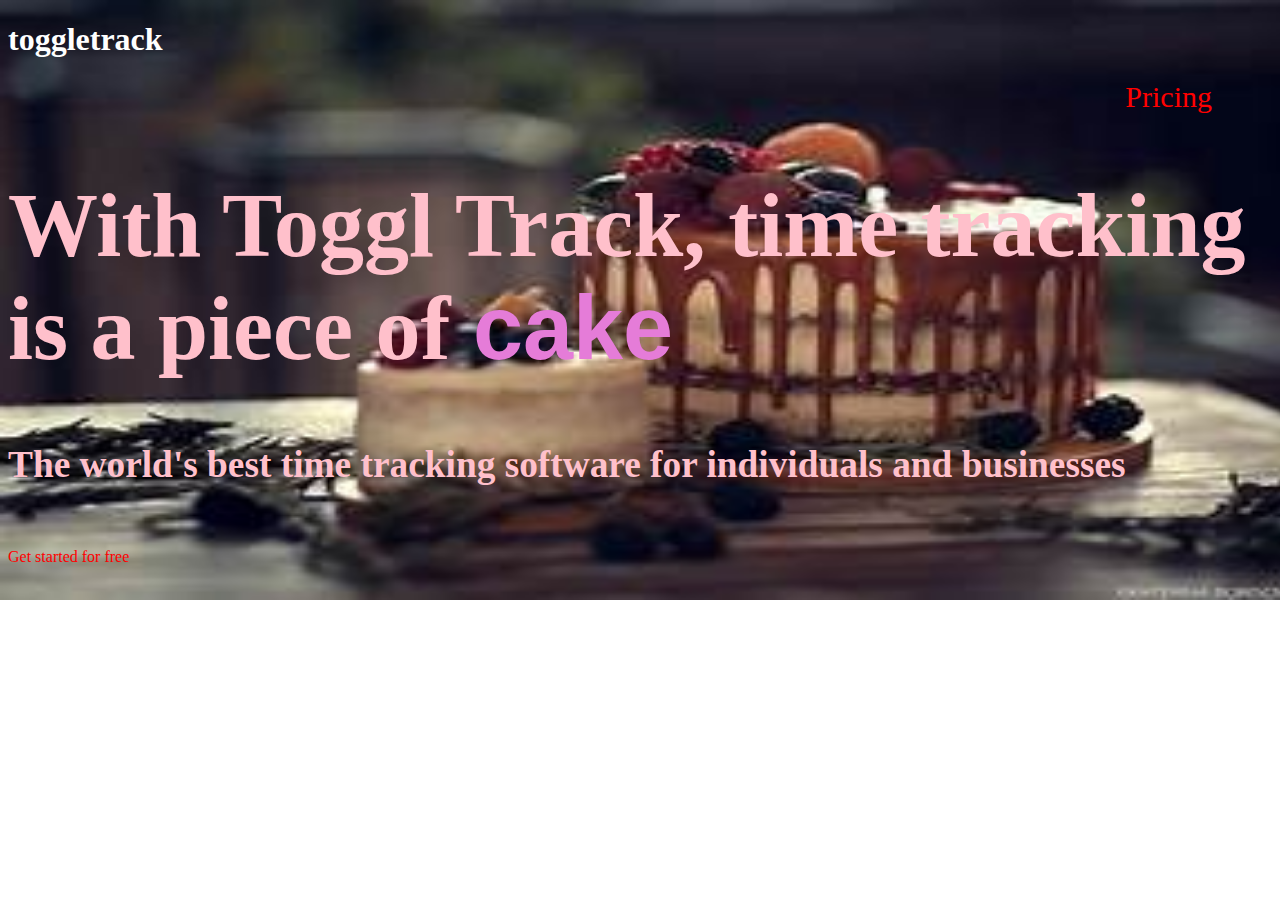
<file: index.html>
<!Doctype Html>  
<html>     
<head>      
<title>     
</title>  
<link rel="stylesheet" href="re.css">
</head>  
<body background="3.jfif">
<div class="r">
<h1>toggletrack</h1>
</div>
<div class="z">
<a href="index1.html">Pricing</a>
</div> 
<div class="w">
<h1>With Toggl Track, time tracking is a piece of <span class="mn">cake</span></h1>
<h5>The world's best time tracking software for individuals and businesses</h5>
</div>
<a href="mailto:toggle@gmail.com">Get started for free</a>
</body>
</html>
</file>
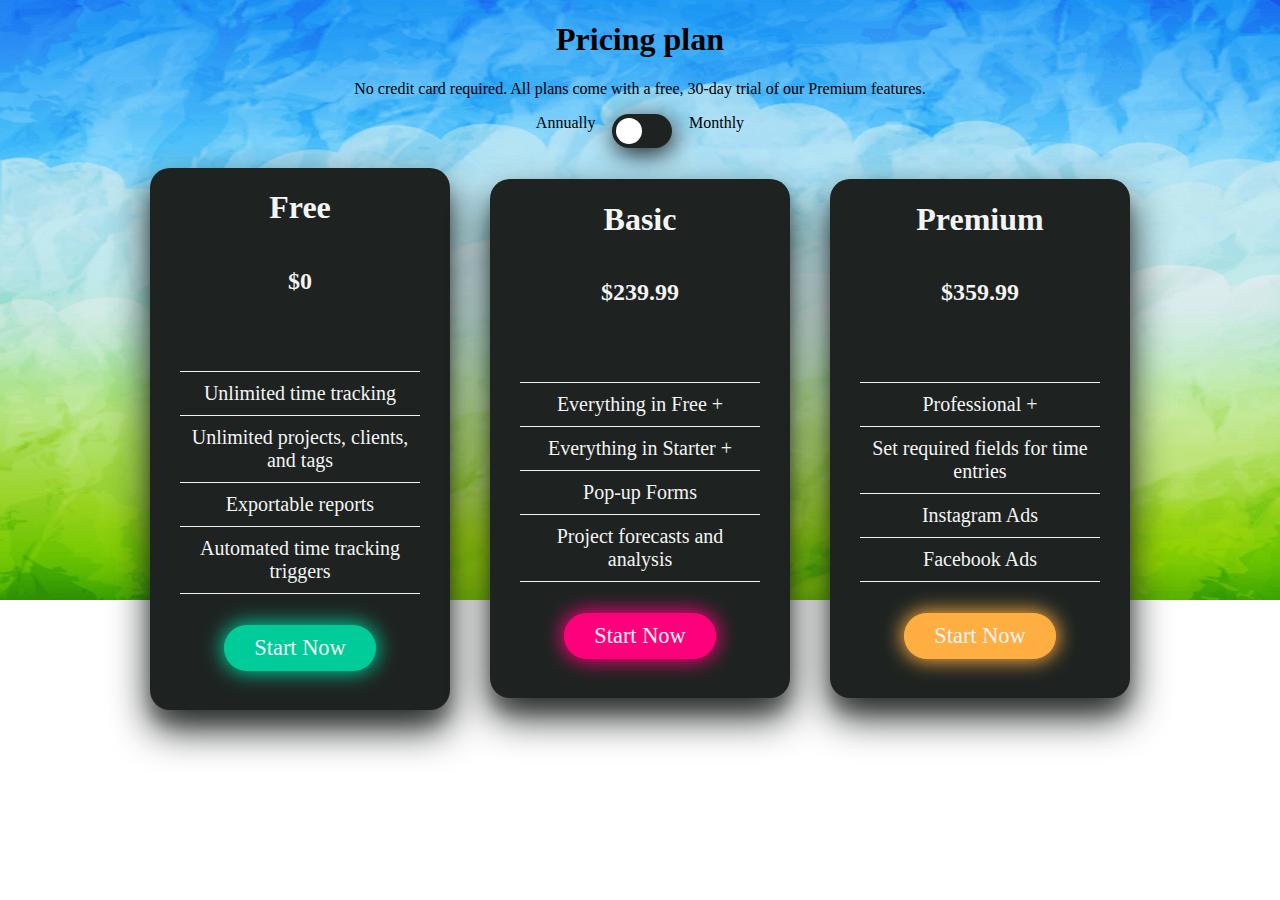
<file: index1.html>
<!Doctype Html>  
<Html>     
<Head>      
<Title>     
</Title>  
<link rel="stylesheet" href="re.css">
</Head>  
<Body background="z.png"> 
<div class="q">

</div>
<div class="top">
<h1>Pricing plan</h1>
<p>No credit card required. All plans come with a free, 30-day trial of our Premium features.</p> 
      <div class="toggle-btn">
        <span style="margin: 0.8em;">Annually</span>
        <label class="switch">
          <input type="checkbox" id="checbox" onclick="check()" ; />
          <span class="slider round"></span>
        </label>
        <span style="margin: 0.8em;">Monthly</span></div>
    </div>
<div class="package-container">
      <div class="packages">
        <h1>Free</h1>
        <h2 class="text1">$0</h2>
        <h2 class="text2">$0</h2>
        <ul class="list">
          <li class="first">Unlimited time tracking</li>
          <li>Unlimited projects, clients, and tags</li>
          <li>Exportable reports</li>
          <li>Automated time tracking triggers</li>
        </ul>
        <a href="#" class="button button1">Start Now</a>
 </div>
      <div class="packages">
        <h1>Basic</h1>
        <h2 class="text1">$18.99</h2>
        <h2 class="text2">$239.99</h2>
        <ul class="list">
          <li class="first">Everything in Free +</li>
          <li>Everything in Starter +</li>
          <li>Pop-up Forms</li>
          <li>Project forecasts and analysis</li>
        </ul>
        <a href="#" class="button button2">Start Now</a>
      </div>
      <div class="packages">
        <h1>Premium</h1>
        <h2 class="text1">$29.99</h2>
        <h2 class="text2">$359.99</h2>
        <ul class="list">
          <li class="first">Professional +</li>
          <li>Set required fields for time entries</li>
          <li>Instagram Ads</li>
          <li>Facebook Ads</li>
        </ul>
        <a href="#" class="button button3">Start Now</a>
      </div>
    </div>
<script>
function check() {
  var checkBox = document.getElementById("checbox");
  var text1 = document.getElementsByClassName("text1");
  var text2 = document.getElementsByClassName("text2");
 
  for (var i = 0; i < text1.length; i++) {
    if (checkBox.checked == true) {
      text1[i].style.display = "block";
      text2[i].style.display = "none";
    } else if (checkBox.checked == false) {
      text1[i].style.display = "none";
      text2[i].style.display = "block";
    }
  }
}
check();                               
</script>
</Body>  
</Html>
</file>
<file: re.css>
a{
text-decoration: none;
color:red;
}
a:hover {
  opacity: 1.5;
   color:blue;
}
.package-container:hover li{
 opacity: 1.5;
   color:blue;
}
.w{
font-size: 45px;
color:pink;
}
.r h1{
color:white;
}
.r{
font-family:Showcard Gothic;
}

body{
background-repeat: no-repeat;
  background-size: 1300px 600px;
}




.top{
text-align:center;
}
.container {
  width: 100%;
}
.z {
text-align:right;
margin-Right:60px;
font-size: 30px;
}
.q  {
text-align:center;
color:white;
}
.z a {
color: red;
}
body{
background:r.PNG;
}
div a{

display:inline-block;
font-weigth:600;
font-size:30px;
color:white;
margin-Left:40px;
text-decoration: none;
}
.container {
  width: 100%;
}
.package-container {
  display: flex;
  align-items: center;
  justify-content: center;
  flex-wrap: wrap;
}
.packages {
  margin: 20px;
  width: 300px;
  padding-bottom: 1.5em;
  height: 100%;
  background-color: #1e2321;
  display: flex;
  flex-direction: column;
  align-items: center;
  text-align: center;
  border-radius: 20px;
  box-shadow: 0 19px 38px rgba(30, 35, 33, 1), 0 15px 12px rgba(30, 35, 33, 0.2);
  flex-wrap: wrap;
  color: #f4f4f4;
}
.list li {
  font-size: 20px;
  list-style: none;
  border-bottom: 1px solid #f4f4f4;
  padding-inline-start: 0;
  border-width: 1px;
  padding: 10px;
}
 
.first {
  margin-top: 40px;
  border-top: 1px solid #f4f4f4;
}
 
.list {
  width: 80%;
}
 
ol,
ul {
  padding: 0;
}
.button {
  padding: 10px 30px;
  text-decoration: none;
  font-size: 1.4em;
  margin: 15px 15px;
  border-radius: 50px;
  color: #f4f4f4;
  transition: all 0.3s ease 0s;
}
 
.button:hover {
  transform: scale(1.2);
}
 
.button1 {
  background-color: #00cc99;
  box-shadow: 0 0 10px 0 #00cc99 inset, 0 0 20px 2px #00cc99;
}
 
.button2 {
  background-color: #ff007c;
  box-shadow: 0 0 10px 0 #ff007c inset, 0 0 20px 2px #ff007c;
}
 
.button3 {
  background-color: #ffae42;
  box-shadow: 0 0 10px 0 #ffae42 inset, 0 0 20px 2px #ffae42;
}
.switch {
  position: relative;
  display: inline-block;
  width: 60px;
  height: 34px;
}
.switch input {
  opacity: 0;
  width: 0;
  height: 0;
}
.slider {
  position: absolute;
  cursor: pointer;
  top: 0;
  left: 0;
  right: 0;
  bottom: 0;
  background-color: #1e2321;
  -webkit-transition: 0.4s;
 
  box-shadow: 2px 6px 25px #1e2321;
  transform: translate(0px, 0px);
  transition: 0.6s ease transform, 0.6s box-shadow;
}
.slider:before {
  position: absolute;
  content: "";
  height: 26px;
  width: 26px;
  left: 4px;
  bottom: 4px;
  background-color: white;
  -webkit-transition: 0.4s;
  transition: 0.4s;
}
input:checked + .slider {
  background-color: #50bfe6;
}
 
input:focus + .slider {
  box-shadow: 0 0 1px #50bfe6;
}
 
input:checked + .slider:before {
  -webkit-transform: translateX(26px);
  -ms-transform: translateX(26px);
  transform: translateX(26px);
}
.slider.round {
  border-radius: 34px;
}
 
.slider.round:before {
  border-radius: 50%;
}
.mn {
    font-family: "Algerian", sans-serif;
    color: rgb(229, 124, 216);
}
.z {
text-align:right;
margin-Right:60px;
font-size: 30px;
}
.q  {
text-align:center;
color:white;
}
.z a {
color: red;
}
.mn {
    font-family: "Algerian", sans-serif;
    color: rgb(229, 124, 216);
}
</file>
